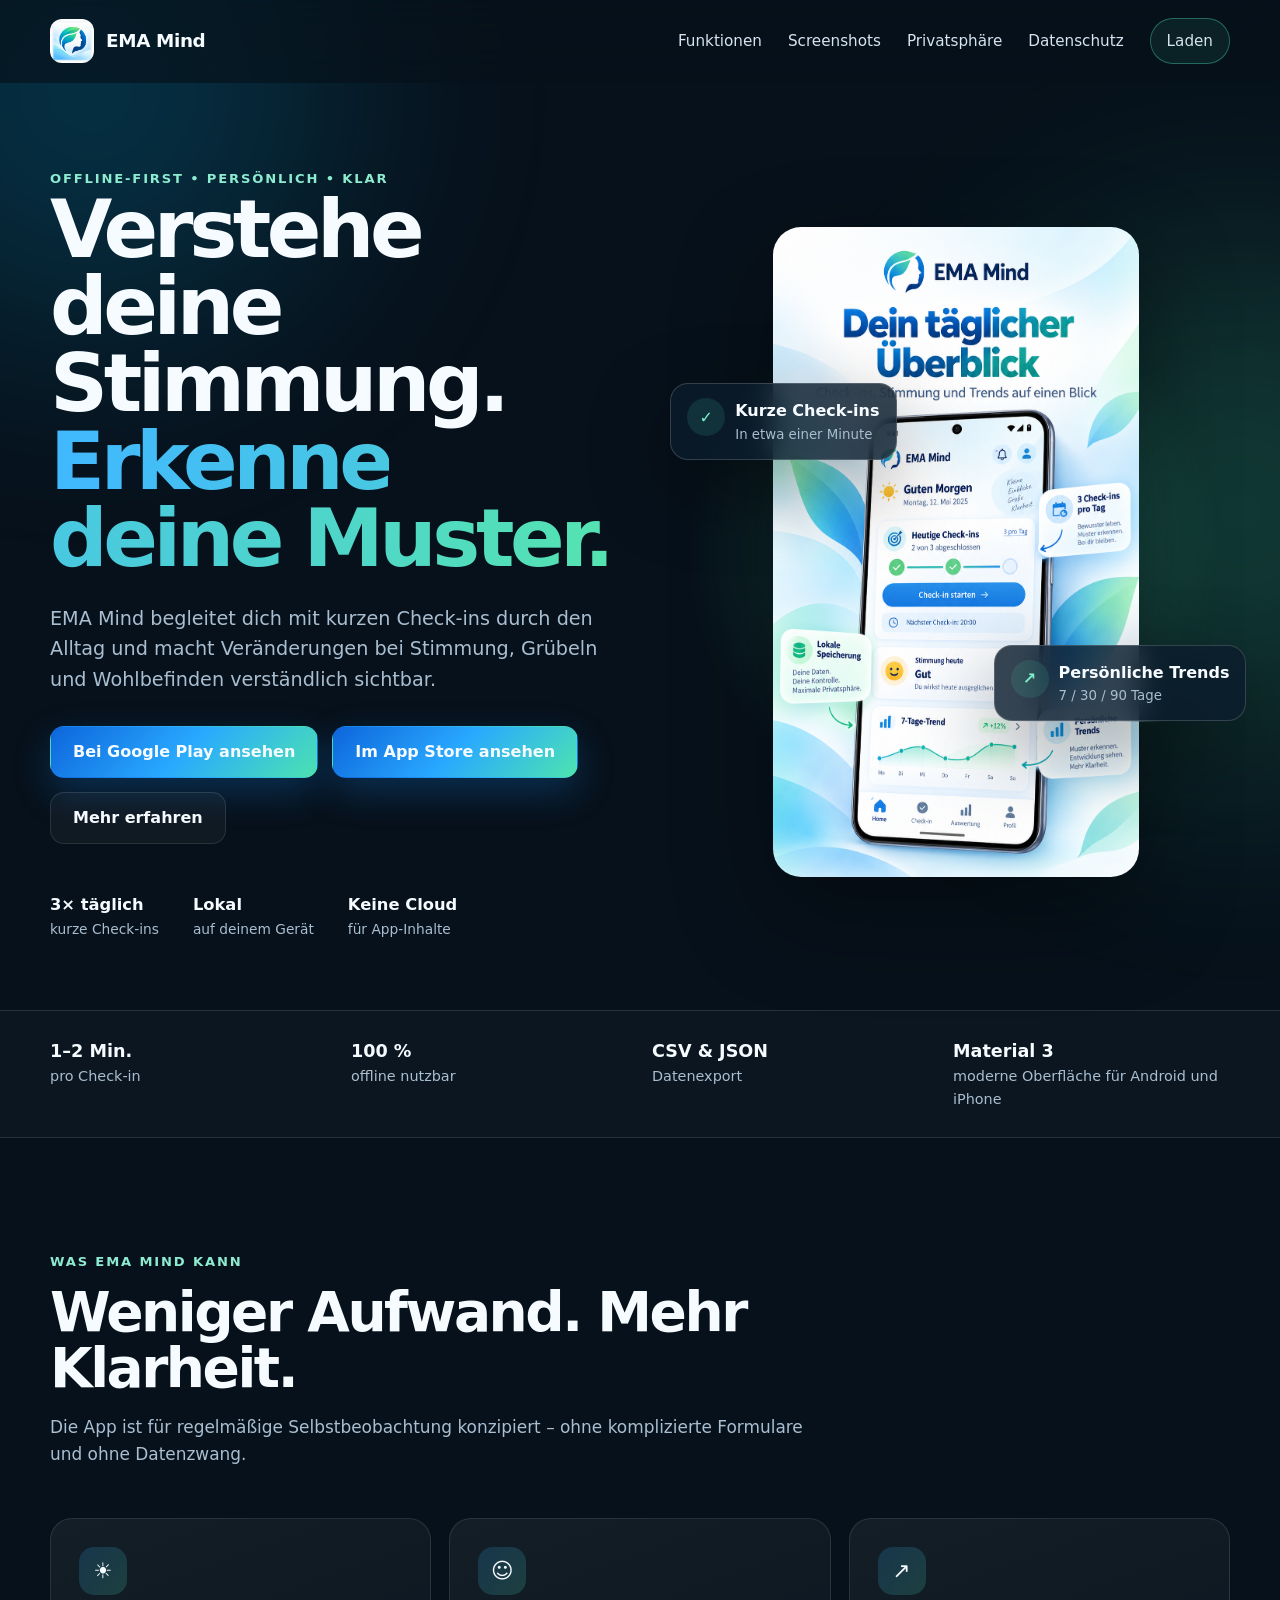
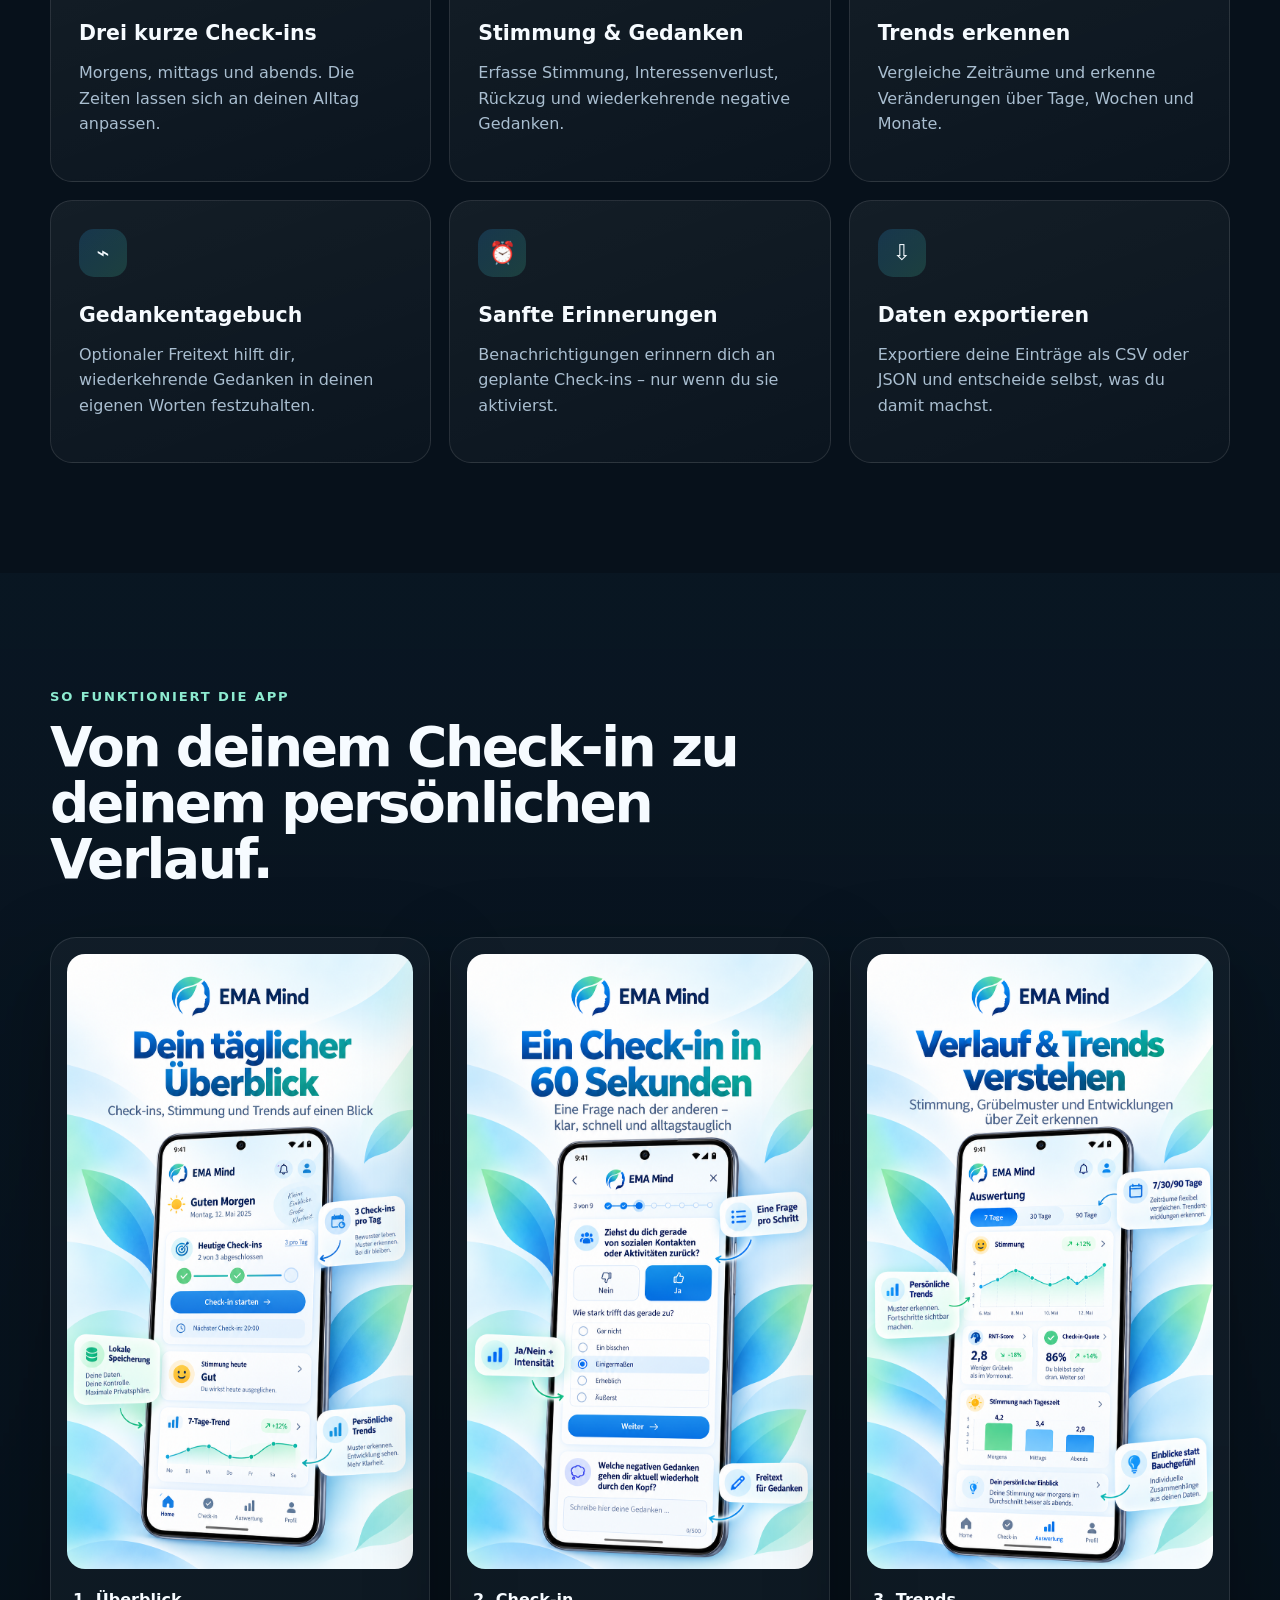
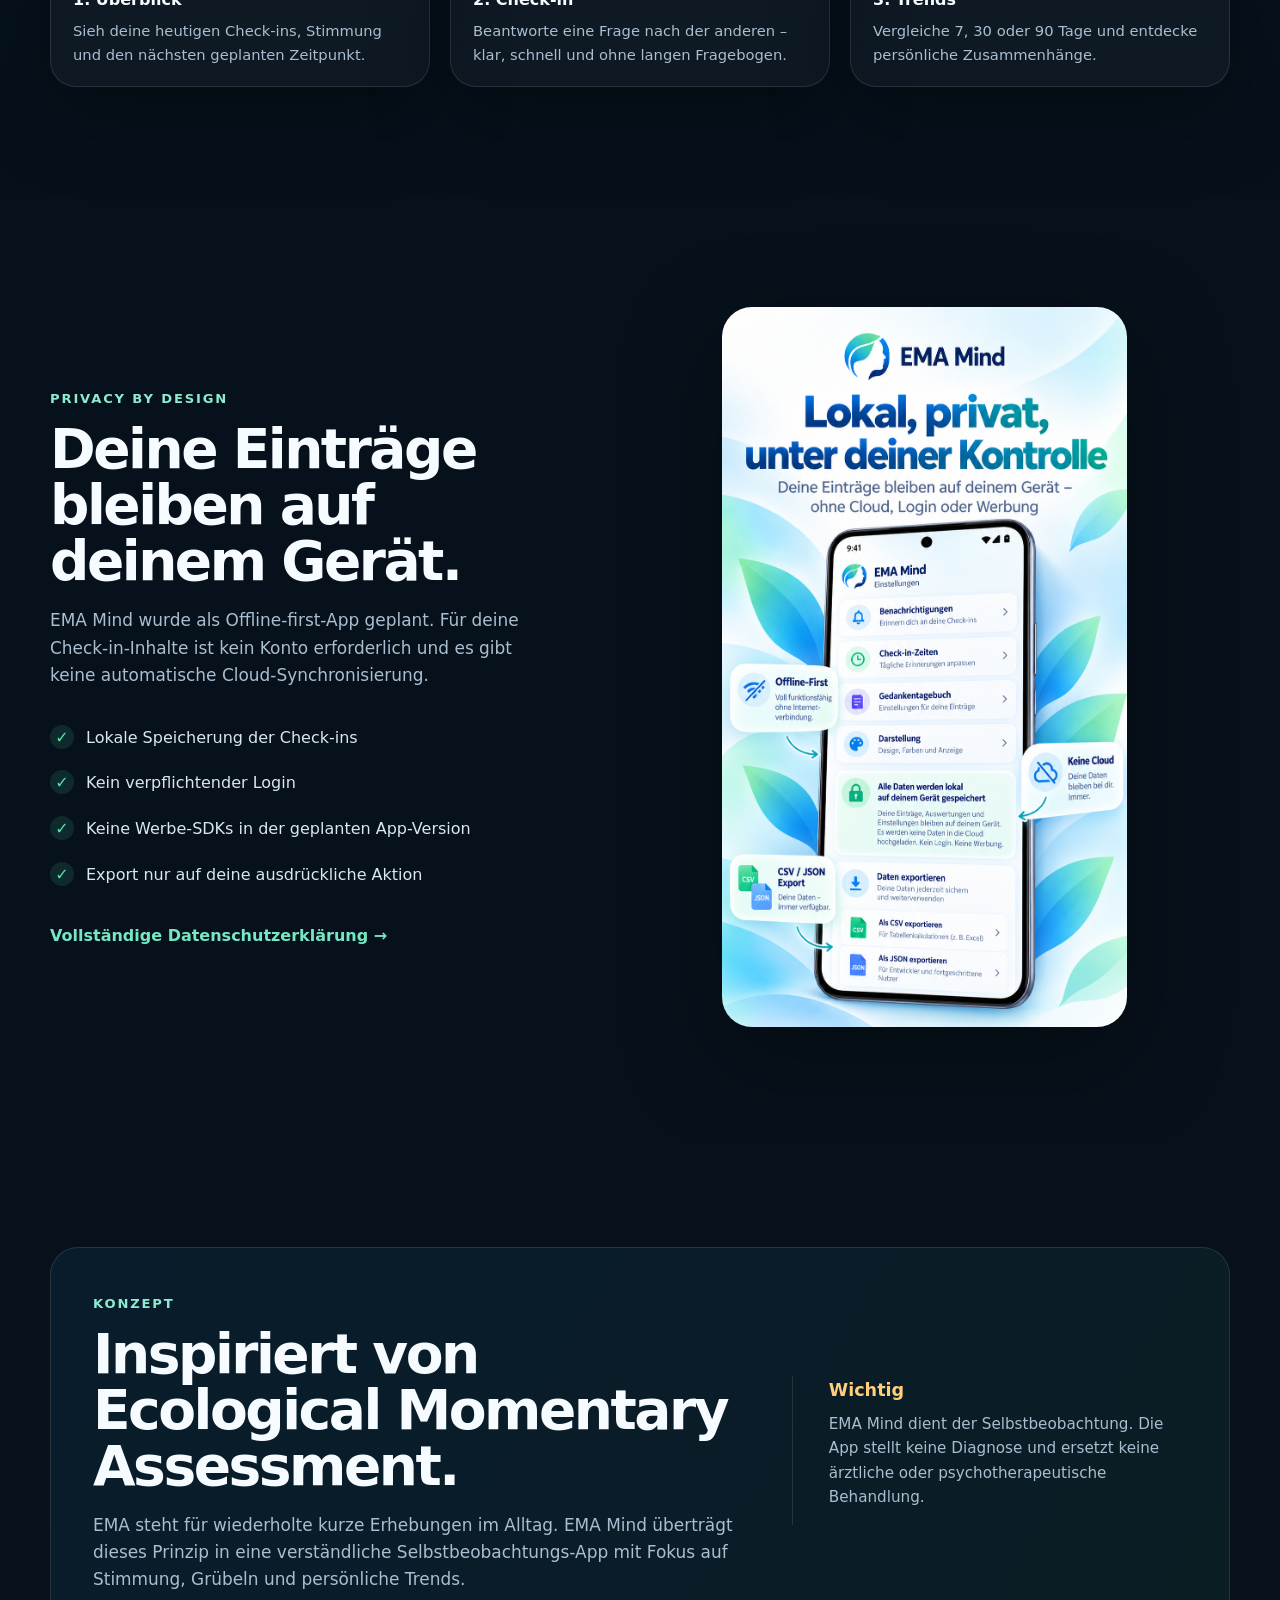
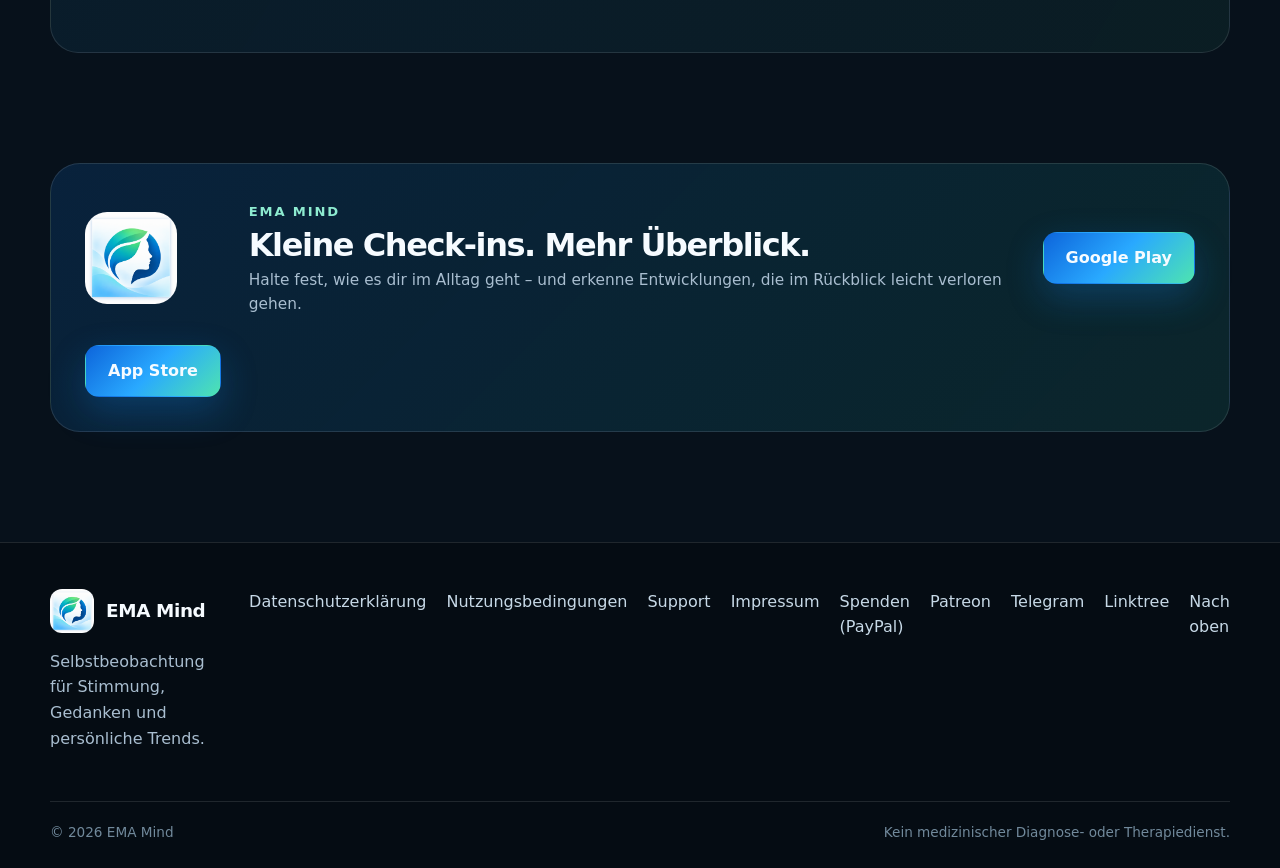
<file: index.html>
<!doctype html>
<html lang="de">
<head>
  <meta charset="utf-8" />
  <meta name="viewport" content="width=device-width, initial-scale=1" />
  <meta name="theme-color" content="#08131f" />
  <meta name="description" content="EMA Mind – kurze tägliche Check-ins für Stimmung, Gedanken und persönliche Trends. Offline-first und datensparsam." />
  <title>EMA Mind – Stimmung verstehen. Muster erkennen.</title>
  <link rel="icon" type="image/png" href="assets/app-icon.png" />
  <link rel="stylesheet" href="styles.css" />
</head>
<body>
  <div class="page-glow page-glow-a"></div>
  <div class="page-glow page-glow-b"></div>

  <header class="site-header" id="top">
    <div class="container nav-wrap">
      <a class="brand" href="#top" aria-label="EMA Mind Startseite">
        <img src="assets/app-icon.png" alt="EMA Mind App Icon" />
        <span>EMA Mind</span>
      </a>
      <button class="nav-toggle" type="button" aria-label="Navigation öffnen" aria-expanded="false">☰</button>
      <nav class="nav-links" aria-label="Hauptnavigation">
        <a href="#features">Funktionen</a>
        <a href="#screenshots">Screenshots</a>
        <a href="#privacy">Privatsphäre</a>
        <a href="datenschutz.html">Datenschutz</a>
        <a class="nav-cta" href="#download">Laden</a>
      </nav>
    </div>
  </header>

  <main>
    <section class="hero">
      <div class="container hero-grid">
        <div class="hero-copy reveal">
          <div class="eyebrow">Offline-first • Persönlich • Klar</div>
          <h1>Verstehe deine Stimmung.<br /><span>Erkenne deine Muster.</span></h1>
          <p class="hero-lead">EMA Mind begleitet dich mit kurzen Check-ins durch den Alltag und macht Veränderungen bei Stimmung, Grübeln und Wohlbefinden verständlich sichtbar.</p>
          <div class="hero-actions" id="download">
            <a class="btn btn-primary" href="https://play.google.com/store/apps/details?id=dev.flondy.emamind" data-play-link>Bei Google Play ansehen</a>
            <a class="btn btn-primary" href="https://apps.apple.com/de/app/ema-mind-stimmung-gedanken/id6824652243">Im App Store ansehen</a>
            <a class="btn btn-secondary" href="#features">Mehr erfahren</a>
          </div>
          <div class="trust-row" aria-label="Produktmerkmale">
            <div><strong>3× täglich</strong><span>kurze Check-ins</span></div>
            <div><strong>Lokal</strong><span>auf deinem Gerät</span></div>
            <div><strong>Keine Cloud</strong><span>für App-Inhalte</span></div>
          </div>
        </div>

        <div class="hero-visual reveal delay-1" aria-label="EMA Mind App Vorschau">
          <div class="icon-orbit"></div>
          <img class="hero-phone" src="assets/screenshot-home.png" alt="EMA Mind Startseite mit täglichen Check-ins und Stimmungstrend" />
          <div class="floating-card floating-card-a"><span>✓</span><b>Kurze Check-ins</b><small>In etwa einer Minute</small></div>
          <div class="floating-card floating-card-b"><span>↗</span><b>Persönliche Trends</b><small>7 / 30 / 90 Tage</small></div>
        </div>
      </div>
    </section>

    <section class="stats-strip">
      <div class="container stats-grid">
        <div><strong>1–2 Min.</strong><span>pro Check-in</span></div>
        <div><strong>100 %</strong><span>offline nutzbar</span></div>
        <div><strong>CSV & JSON</strong><span>Datenexport</span></div>
        <div><strong>Material 3</strong><span>moderne Oberfläche für Android und iPhone</span></div>
      </div>
    </section>

    <section class="section" id="features">
      <div class="container">
        <div class="section-heading reveal">
          <span class="kicker">Was EMA Mind kann</span>
          <h2>Weniger Aufwand. Mehr Klarheit.</h2>
          <p>Die App ist für regelmäßige Selbstbeobachtung konzipiert – ohne komplizierte Formulare und ohne Datenzwang.</p>
        </div>
        <div class="feature-grid">
          <article class="feature-card reveal">
            <div class="feature-icon">☀</div>
            <h3>Drei kurze Check-ins</h3>
            <p>Morgens, mittags und abends. Die Zeiten lassen sich an deinen Alltag anpassen.</p>
          </article>
          <article class="feature-card reveal delay-1">
            <div class="feature-icon">☺</div>
            <h3>Stimmung & Gedanken</h3>
            <p>Erfasse Stimmung, Interessenverlust, Rückzug und wiederkehrende negative Gedanken.</p>
          </article>
          <article class="feature-card reveal delay-2">
            <div class="feature-icon">↗</div>
            <h3>Trends erkennen</h3>
            <p>Vergleiche Zeiträume und erkenne Veränderungen über Tage, Wochen und Monate.</p>
          </article>
          <article class="feature-card reveal">
            <div class="feature-icon">⌁</div>
            <h3>Gedankentagebuch</h3>
            <p>Optionaler Freitext hilft dir, wiederkehrende Gedanken in deinen eigenen Worten festzuhalten.</p>
          </article>
          <article class="feature-card reveal delay-1">
            <div class="feature-icon">⏰</div>
            <h3>Sanfte Erinnerungen</h3>
            <p>Benachrichtigungen erinnern dich an geplante Check-ins – nur wenn du sie aktivierst.</p>
          </article>
          <article class="feature-card reveal delay-2">
            <div class="feature-icon">⇩</div>
            <h3>Daten exportieren</h3>
            <p>Exportiere deine Einträge als CSV oder JSON und entscheide selbst, was du damit machst.</p>
          </article>
        </div>
      </div>
    </section>

    <section class="section section-dark" id="screenshots">
      <div class="container">
        <div class="section-heading reveal">
          <span class="kicker">So funktioniert die App</span>
          <h2>Von deinem Check-in zu deinem persönlichen Verlauf.</h2>
        </div>
        <div class="screens-grid">
          <figure class="screen-card reveal">
            <img src="assets/screenshot-home.png" alt="EMA Mind Startseite" />
            <figcaption><b>1. Überblick</b><span>Sieh deine heutigen Check-ins, Stimmung und den nächsten geplanten Zeitpunkt.</span></figcaption>
          </figure>
          <figure class="screen-card reveal delay-1">
            <img src="assets/screenshot-checkin.png" alt="EMA Mind Check-in" />
            <figcaption><b>2. Check-in</b><span>Beantworte eine Frage nach der anderen – klar, schnell und ohne langen Fragebogen.</span></figcaption>
          </figure>
          <figure class="screen-card reveal delay-2">
            <img src="assets/screenshot-stats.png" alt="EMA Mind Statistiken" />
            <figcaption><b>3. Trends</b><span>Vergleiche 7, 30 oder 90 Tage und entdecke persönliche Zusammenhänge.</span></figcaption>
          </figure>
        </div>
      </div>
    </section>

    <section class="section privacy-section" id="privacy">
      <div class="container privacy-grid">
        <div class="privacy-copy reveal">
          <span class="kicker">Privacy by design</span>
          <h2>Deine Einträge bleiben auf deinem Gerät.</h2>
          <p>EMA Mind wurde als Offline-first-App geplant. Für deine Check-in-Inhalte ist kein Konto erforderlich und es gibt keine automatische Cloud-Synchronisierung.</p>
          <ul class="check-list">
            <li>Lokale Speicherung der Check-ins</li>
            <li>Kein verpflichtender Login</li>
            <li>Keine Werbe-SDKs in der geplanten App-Version</li>
            <li>Export nur auf deine ausdrückliche Aktion</li>
          </ul>
          <a class="text-link" href="datenschutz.html">Vollständige Datenschutzerklärung →</a>
        </div>
        <div class="privacy-visual reveal delay-1">
          <img src="assets/screenshot-privacy.png" alt="EMA Mind Einstellungen und lokale Datenspeicherung" />
        </div>
      </div>
    </section>

    <section class="section science-section">
      <div class="container science-card reveal">
        <div>
          <span class="kicker">Konzept</span>
          <h2>Inspiriert von Ecological Momentary Assessment.</h2>
          <p>EMA steht für wiederholte kurze Erhebungen im Alltag. EMA Mind überträgt dieses Prinzip in eine verständliche Selbstbeobachtungs-App mit Fokus auf Stimmung, Grübeln und persönliche Trends.</p>
        </div>
        <div class="science-note">
          <strong>Wichtig</strong>
          <p>EMA Mind dient der Selbstbeobachtung. Die App stellt keine Diagnose und ersetzt keine ärztliche oder psychotherapeutische Behandlung.</p>
        </div>
      </div>
    </section>

    <section class="cta-section">
      <div class="container cta-card reveal">
        <img src="assets/app-icon.png" alt="EMA Mind Icon" />
        <div>
          <span class="kicker">EMA Mind</span>
          <h2>Kleine Check-ins. Mehr Überblick.</h2>
          <p>Halte fest, wie es dir im Alltag geht – und erkenne Entwicklungen, die im Rückblick leicht verloren gehen.</p>
        </div>
        <a class="btn btn-primary" href="https://play.google.com/store/apps/details?id=dev.flondy.emamind" data-play-link>Google Play</a>
        <a class="btn btn-primary" href="https://apps.apple.com/de/app/ema-mind-stimmung-gedanken/id6824652243">App Store</a>
      </div>
    </section>
  </main>

  <footer class="site-footer">
    <div class="container footer-grid">
      <div class="footer-brand">
        <div class="brand"><img src="assets/app-icon.png" alt="" /><span>EMA Mind</span></div>
        <p>Selbstbeobachtung für Stimmung, Gedanken und persönliche Trends.</p>
      </div>
      <div class="footer-links">
        <a href="datenschutz.html">Datenschutzerklärung</a>
        <a href="nutzungsbedingungen.html">Nutzungsbedingungen</a>
        <a href="support.html">Support</a>
        <a href="https://flondy.github.io/app-store/impressum.html">Impressum</a><a href="https://www.paypal.com/paypalme/MSingle72" target="_blank" rel="noopener">Spenden (PayPal)</a><a href="https://www.patreon.com/cw/Flondy" target="_blank" rel="noopener">Patreon</a><a href="https://t.me/Flondy" target="_blank" rel="noopener">Telegram</a><a href="https://linktr.ee/flondy" target="_blank" rel="noopener">Linktree</a>
        <a href="#top">Nach oben</a>
      </div>
    </div>
    <div class="container footer-bottom">
      <span>© <span id="year"></span> EMA Mind</span>
      <span>Kein medizinischer Diagnose- oder Therapiedienst.</span>
    </div>
  </footer>

  <script src="script.js"></script>
</body>
</html>
</file>
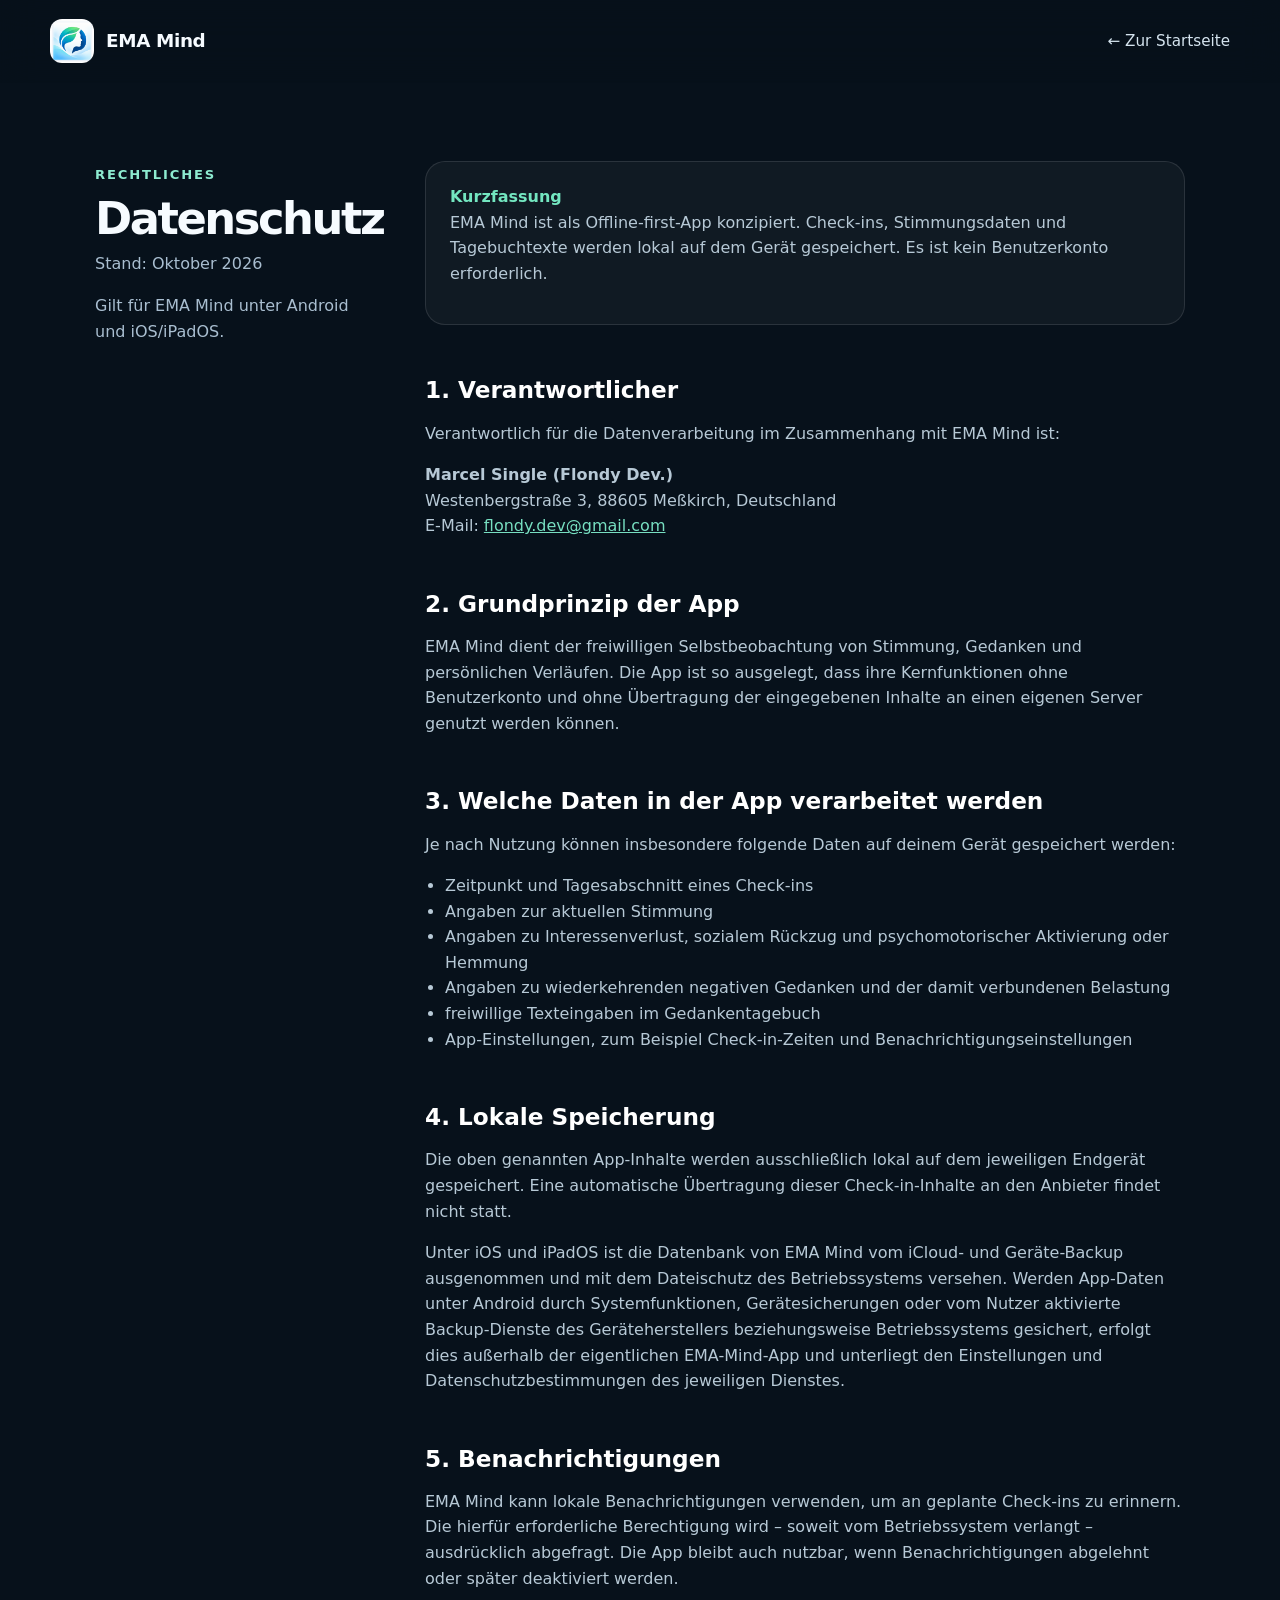
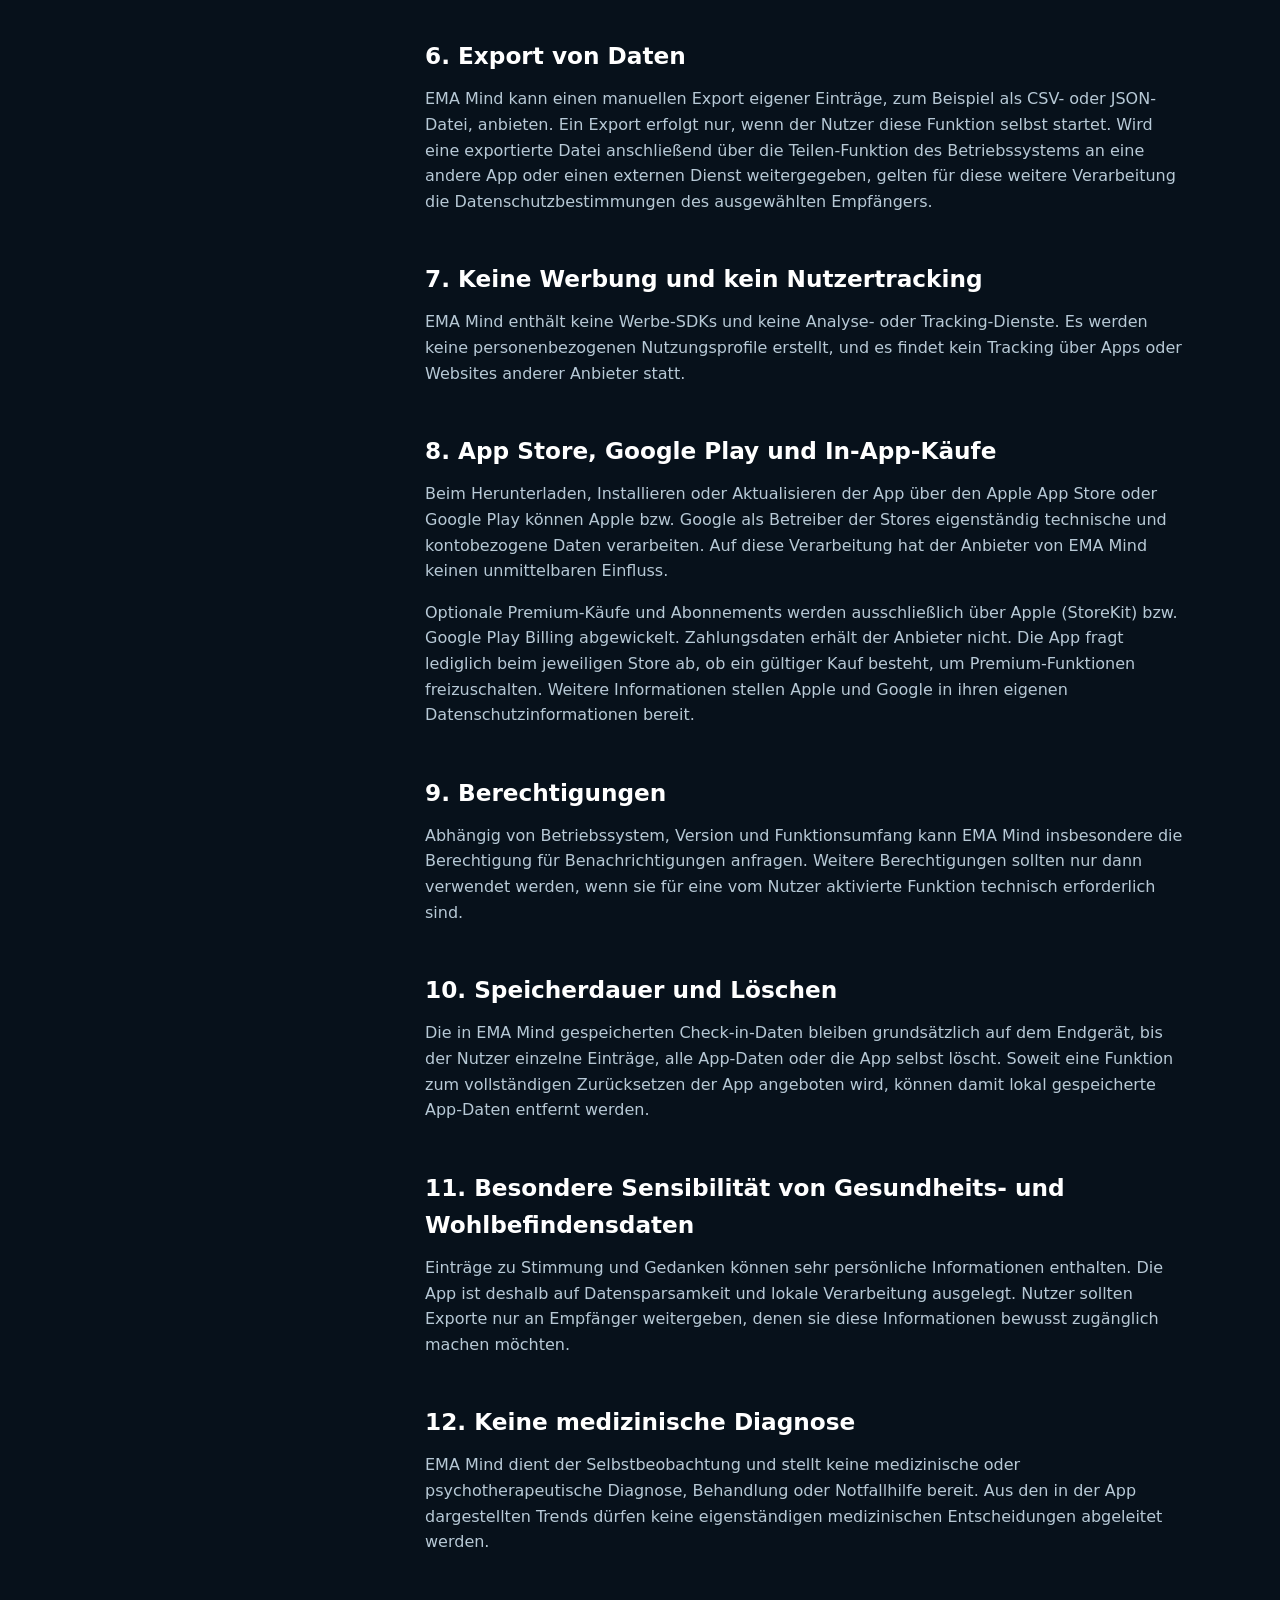
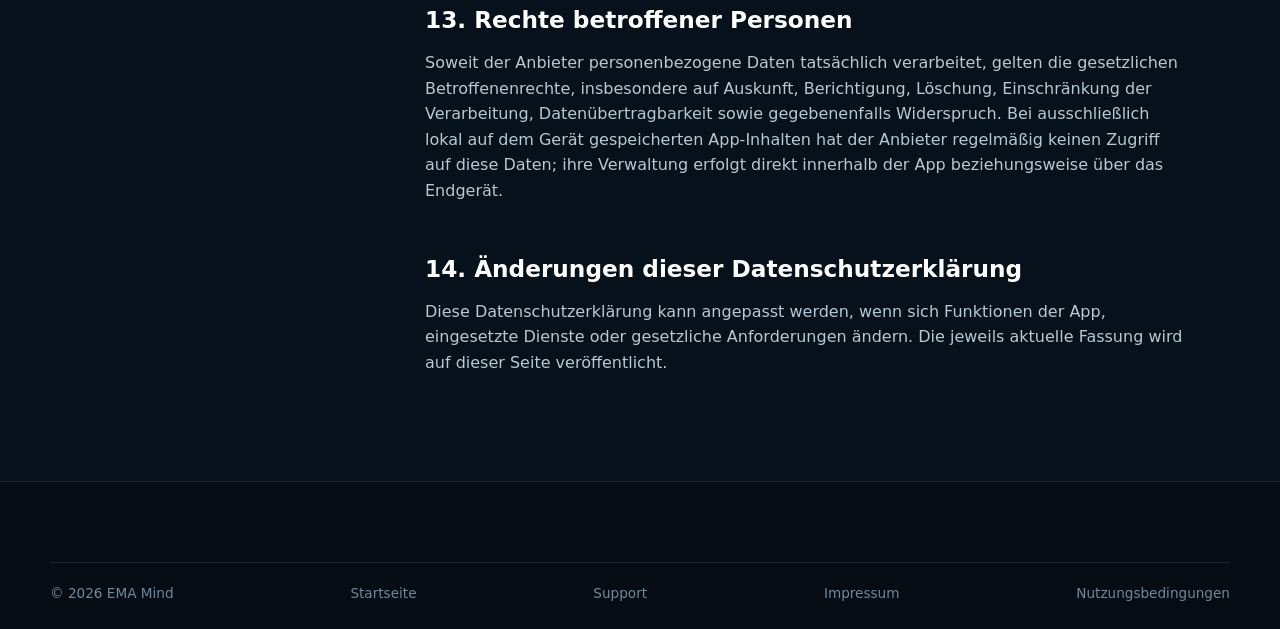
<file: datenschutz.html>
<!doctype html>
<html lang="de">
<head>
  <meta charset="utf-8" />
  <meta name="viewport" content="width=device-width, initial-scale=1" />
  <meta name="theme-color" content="#08131f" />
  <meta name="robots" content="index,follow" />
  <title>Datenschutzerklärung – EMA Mind</title>
  <link rel="icon" type="image/png" href="assets/app-icon.png" />
  <link rel="stylesheet" href="styles.css" />
</head>
<body class="legal-page">
  <header class="site-header">
    <div class="container nav-wrap">
      <a class="brand" href="index.html"><img src="assets/app-icon.png" alt="EMA Mind App Icon" /><span>EMA Mind</span></a>
      <nav class="nav-links legal-nav"><a href="index.html">← Zur Startseite</a></nav>
    </div>
  </header>

  <main class="legal-main">
    <div class="container legal-shell">
      <aside class="legal-aside">
        <span class="kicker">Rechtliches</span>
        <h1>Datenschutz</h1>
        <p>Stand: Oktober 2026</p>
        <p>Gilt für EMA Mind unter Android und iOS/iPadOS.</p>
      </aside>

      <article class="legal-content">
        <div class="legal-intro">
          <strong>Kurzfassung</strong>
          <p>EMA Mind ist als Offline-first-App konzipiert. Check-ins, Stimmungsdaten und Tagebuchtexte werden lokal auf dem Gerät gespeichert. Es ist kein Benutzerkonto erforderlich.</p>
        </div>

        <h2>1. Verantwortlicher</h2>
        <p>Verantwortlich für die Datenverarbeitung im Zusammenhang mit EMA Mind ist:</p>
        <p><strong>Marcel Single (Flondy Dev.)</strong><br />
        Westenbergstraße 3, 88605 Meßkirch, Deutschland<br />
        E-Mail: <a href="mailto:flondy.dev@gmail.com">flondy.dev@gmail.com</a></p>

        <h2>2. Grundprinzip der App</h2>
        <p>EMA Mind dient der freiwilligen Selbstbeobachtung von Stimmung, Gedanken und persönlichen Verläufen. Die App ist so ausgelegt, dass ihre Kernfunktionen ohne Benutzerkonto und ohne Übertragung der eingegebenen Inhalte an einen eigenen Server genutzt werden können.</p>

        <h2>3. Welche Daten in der App verarbeitet werden</h2>
        <p>Je nach Nutzung können insbesondere folgende Daten auf deinem Gerät gespeichert werden:</p>
        <ul>
          <li>Zeitpunkt und Tagesabschnitt eines Check-ins</li>
          <li>Angaben zur aktuellen Stimmung</li>
          <li>Angaben zu Interessenverlust, sozialem Rückzug und psychomotorischer Aktivierung oder Hemmung</li>
          <li>Angaben zu wiederkehrenden negativen Gedanken und der damit verbundenen Belastung</li>
          <li>freiwillige Texteingaben im Gedankentagebuch</li>
          <li>App-Einstellungen, zum Beispiel Check-in-Zeiten und Benachrichtigungseinstellungen</li>
        </ul>

        <h2>4. Lokale Speicherung</h2>
        <p>Die oben genannten App-Inhalte werden ausschließlich lokal auf dem jeweiligen Endgerät gespeichert. Eine automatische Übertragung dieser Check-in-Inhalte an den Anbieter findet nicht statt.</p>
        <p>Unter iOS und iPadOS ist die Datenbank von EMA Mind vom iCloud- und Geräte-Backup ausgenommen und mit dem Dateischutz des Betriebssystems versehen. Werden App-Daten unter Android durch Systemfunktionen, Gerätesicherungen oder vom Nutzer aktivierte Backup-Dienste des Geräteherstellers beziehungsweise Betriebssystems gesichert, erfolgt dies außerhalb der eigentlichen EMA-Mind-App und unterliegt den Einstellungen und Datenschutzbestimmungen des jeweiligen Dienstes.</p>

        <h2>5. Benachrichtigungen</h2>
        <p>EMA Mind kann lokale Benachrichtigungen verwenden, um an geplante Check-ins zu erinnern. Die hierfür erforderliche Berechtigung wird – soweit vom Betriebssystem verlangt – ausdrücklich abgefragt. Die App bleibt auch nutzbar, wenn Benachrichtigungen abgelehnt oder später deaktiviert werden.</p>

        <h2>6. Export von Daten</h2>
        <p>EMA Mind kann einen manuellen Export eigener Einträge, zum Beispiel als CSV- oder JSON-Datei, anbieten. Ein Export erfolgt nur, wenn der Nutzer diese Funktion selbst startet. Wird eine exportierte Datei anschließend über die Teilen-Funktion des Betriebssystems an eine andere App oder einen externen Dienst weitergegeben, gelten für diese weitere Verarbeitung die Datenschutzbestimmungen des ausgewählten Empfängers.</p>

        <h2>7. Keine Werbung und kein Nutzertracking</h2>
        <p>EMA Mind enthält keine Werbe-SDKs und keine Analyse- oder Tracking-Dienste. Es werden keine personenbezogenen Nutzungsprofile erstellt, und es findet kein Tracking über Apps oder Websites anderer Anbieter statt.</p>

        <h2>8. App Store, Google Play und In-App-Käufe</h2>
        <p>Beim Herunterladen, Installieren oder Aktualisieren der App über den Apple App Store oder Google Play können Apple bzw. Google als Betreiber der Stores eigenständig technische und kontobezogene Daten verarbeiten. Auf diese Verarbeitung hat der Anbieter von EMA Mind keinen unmittelbaren Einfluss.</p>
        <p>Optionale Premium-Käufe und Abonnements werden ausschließlich über Apple (StoreKit) bzw. Google Play Billing abgewickelt. Zahlungsdaten erhält der Anbieter nicht. Die App fragt lediglich beim jeweiligen Store ab, ob ein gültiger Kauf besteht, um Premium-Funktionen freizuschalten. Weitere Informationen stellen Apple und Google in ihren eigenen Datenschutzinformationen bereit.</p>

        <h2>9. Berechtigungen</h2>
        <p>Abhängig von Betriebssystem, Version und Funktionsumfang kann EMA Mind insbesondere die Berechtigung für Benachrichtigungen anfragen. Weitere Berechtigungen sollten nur dann verwendet werden, wenn sie für eine vom Nutzer aktivierte Funktion technisch erforderlich sind.</p>

        <h2>10. Speicherdauer und Löschen</h2>
        <p>Die in EMA Mind gespeicherten Check-in-Daten bleiben grundsätzlich auf dem Endgerät, bis der Nutzer einzelne Einträge, alle App-Daten oder die App selbst löscht. Soweit eine Funktion zum vollständigen Zurücksetzen der App angeboten wird, können damit lokal gespeicherte App-Daten entfernt werden.</p>

        <h2>11. Besondere Sensibilität von Gesundheits- und Wohlbefindensdaten</h2>
        <p>Einträge zu Stimmung und Gedanken können sehr persönliche Informationen enthalten. Die App ist deshalb auf Datensparsamkeit und lokale Verarbeitung ausgelegt. Nutzer sollten Exporte nur an Empfänger weitergeben, denen sie diese Informationen bewusst zugänglich machen möchten.</p>

        <h2>12. Keine medizinische Diagnose</h2>
        <p>EMA Mind dient der Selbstbeobachtung und stellt keine medizinische oder psychotherapeutische Diagnose, Behandlung oder Notfallhilfe bereit. Aus den in der App dargestellten Trends dürfen keine eigenständigen medizinischen Entscheidungen abgeleitet werden.</p>

        <h2>13. Rechte betroffener Personen</h2>
        <p>Soweit der Anbieter personenbezogene Daten tatsächlich verarbeitet, gelten die gesetzlichen Betroffenenrechte, insbesondere auf Auskunft, Berichtigung, Löschung, Einschränkung der Verarbeitung, Datenübertragbarkeit sowie gegebenenfalls Widerspruch. Bei ausschließlich lokal auf dem Gerät gespeicherten App-Inhalten hat der Anbieter regelmäßig keinen Zugriff auf diese Daten; ihre Verwaltung erfolgt direkt innerhalb der App beziehungsweise über das Endgerät.</p>

        <h2>14. Änderungen dieser Datenschutzerklärung</h2>
        <p>Diese Datenschutzerklärung kann angepasst werden, wenn sich Funktionen der App, eingesetzte Dienste oder gesetzliche Anforderungen ändern. Die jeweils aktuelle Fassung wird auf dieser Seite veröffentlicht.</p>

      </article>
    </div>
  </main>

  <footer class="site-footer">
    <div class="container footer-bottom"><span>© <span id="year"></span> EMA Mind</span><a href="index.html">Startseite</a><a href="support.html">Support</a><a href="https://flondy.github.io/app-store/impressum.html">Impressum</a><a href="nutzungsbedingungen.html">Nutzungsbedingungen</a></div>
  </footer>
  <script src="script.js"></script>
</body>
</html>
</file>
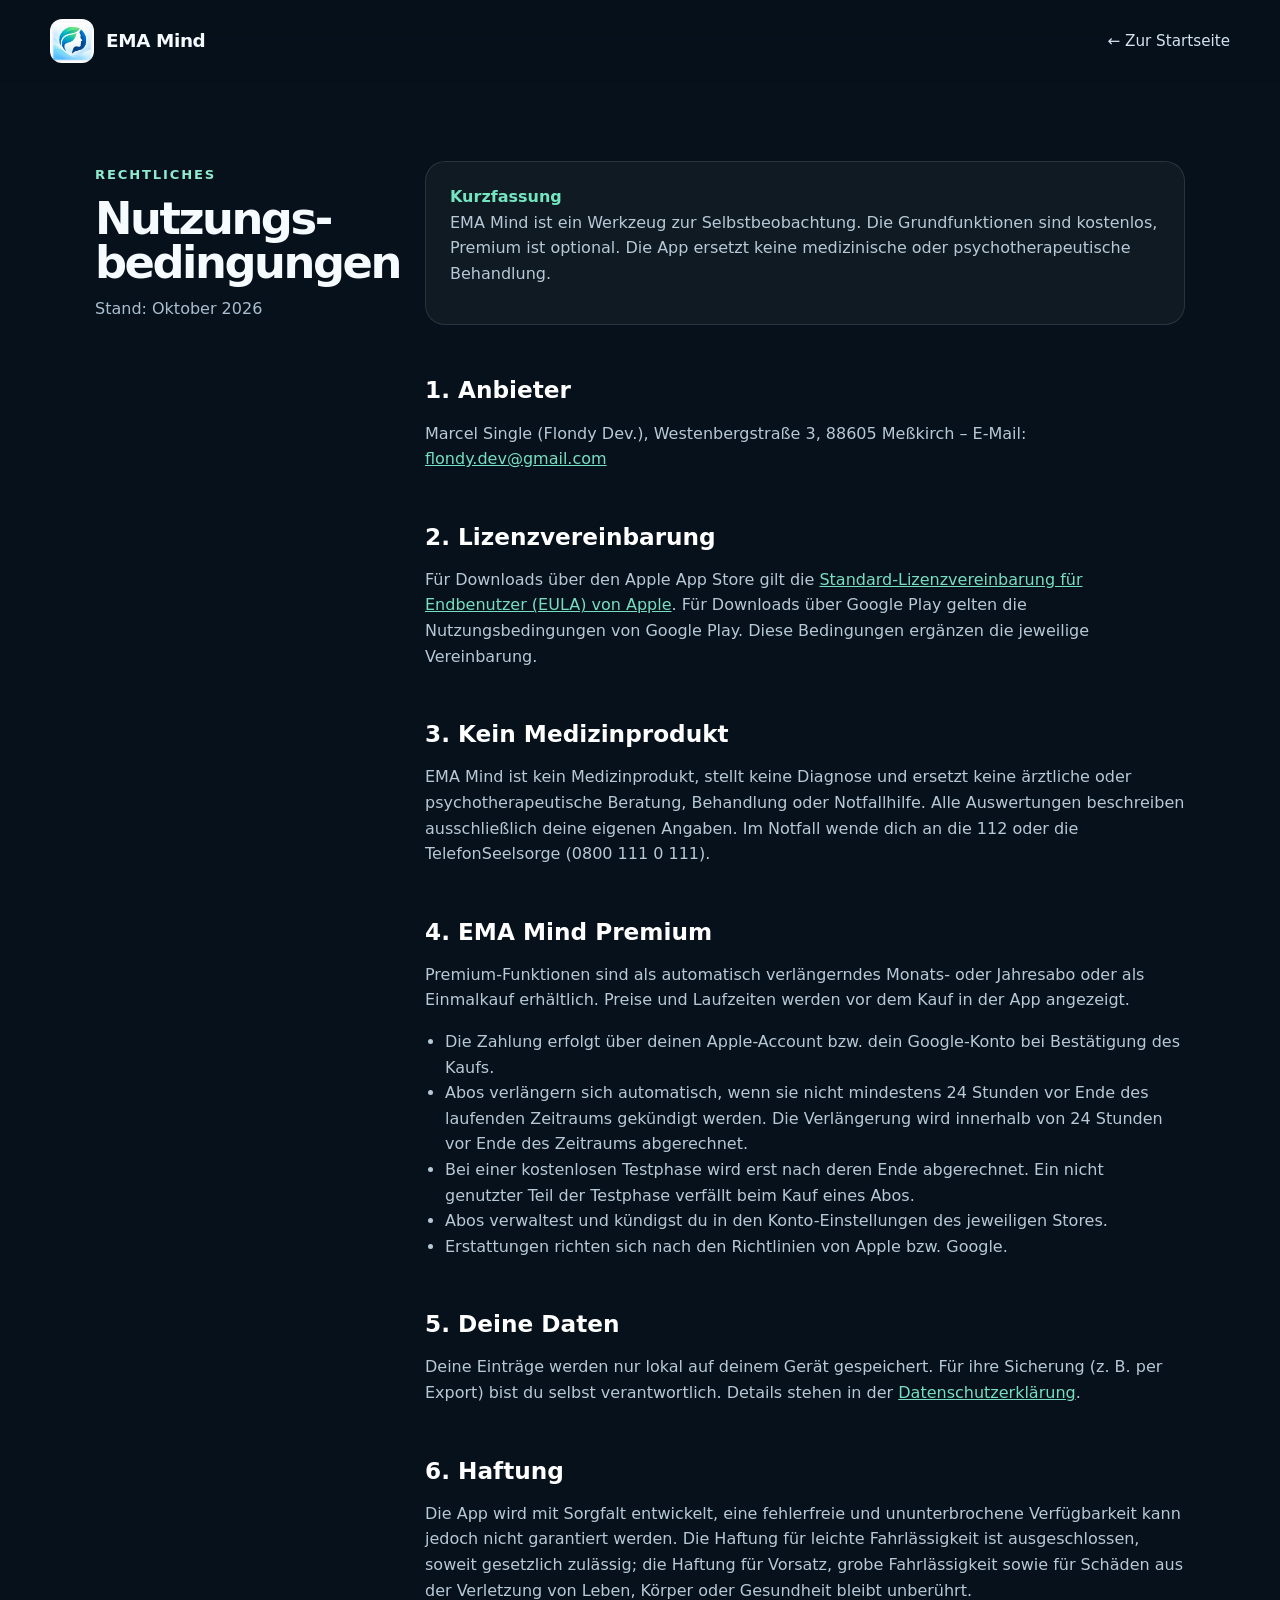
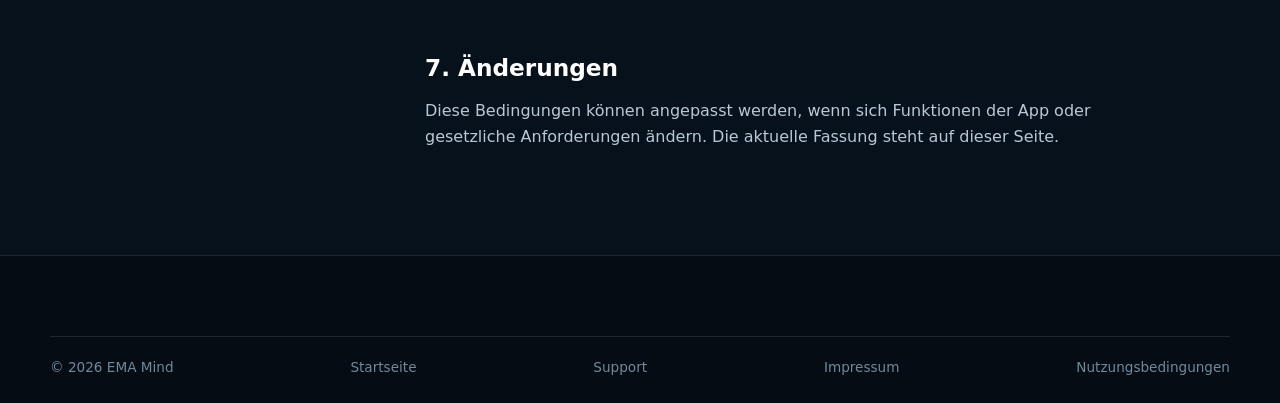
<file: nutzungsbedingungen.html>
<!doctype html>
<html lang="de">
<head>
  <meta charset="utf-8" />
  <meta name="viewport" content="width=device-width, initial-scale=1" />
  <meta name="theme-color" content="#08131f" />
  <meta name="robots" content="index,follow" />
  <title>Nutzungsbedingungen – EMA Mind</title>
  <link rel="icon" type="image/png" href="assets/app-icon.png" />
  <link rel="stylesheet" href="styles.css" />
</head>
<body class="legal-page">
  <header class="site-header">
    <div class="container nav-wrap">
      <a class="brand" href="index.html"><img src="assets/app-icon.png" alt="EMA Mind App Icon" /><span>EMA Mind</span></a>
      <nav class="nav-links legal-nav"><a href="index.html">← Zur Startseite</a></nav>
    </div>
  </header>

  <main class="legal-main">
    <div class="container legal-shell">
      <aside class="legal-aside">
        <span class="kicker">Rechtliches</span>
        <h1>Nutzungs­bedingungen</h1>
        <p>Stand: Oktober 2026</p>
      </aside>

      <article class="legal-content">
        <div class="legal-intro">
          <strong>Kurzfassung</strong>
          <p>EMA Mind ist ein Werkzeug zur Selbstbeobachtung. Die Grundfunktionen sind kostenlos, Premium ist optional. Die App ersetzt keine medizinische oder psychotherapeutische Behandlung.</p>
        </div>

        <h2>1. Anbieter</h2>
        <p>Marcel Single (Flondy Dev.), Westenbergstraße 3, 88605 Meßkirch – E-Mail: <a href="mailto:flondy.dev@gmail.com">flondy.dev@gmail.com</a></p>

        <h2>2. Lizenzvereinbarung</h2>
        <p>Für Downloads über den Apple App Store gilt die <a href="https://www.apple.com/legal/internet-services/itunes/dev/stdeula/">Standard-Lizenzvereinbarung für Endbenutzer (EULA) von Apple</a>. Für Downloads über Google Play gelten die Nutzungsbedingungen von Google Play. Diese Bedingungen ergänzen die jeweilige Vereinbarung.</p>

        <h2>3. Kein Medizinprodukt</h2>
        <p>EMA Mind ist kein Medizinprodukt, stellt keine Diagnose und ersetzt keine ärztliche oder psychotherapeutische Beratung, Behandlung oder Notfallhilfe. Alle Auswertungen beschreiben ausschließlich deine eigenen Angaben. Im Notfall wende dich an die 112 oder die TelefonSeelsorge (0800 111 0 111).</p>

        <h2>4. EMA Mind Premium</h2>
        <p>Premium-Funktionen sind als automatisch verlängerndes Monats- oder Jahresabo oder als Einmalkauf erhältlich. Preise und Laufzeiten werden vor dem Kauf in der App angezeigt.</p>
        <ul>
          <li>Die Zahlung erfolgt über deinen Apple-Account bzw. dein Google-Konto bei Bestätigung des Kaufs.</li>
          <li>Abos verlängern sich automatisch, wenn sie nicht mindestens 24 Stunden vor Ende des laufenden Zeitraums gekündigt werden. Die Verlängerung wird innerhalb von 24 Stunden vor Ende des Zeitraums abgerechnet.</li>
          <li>Bei einer kostenlosen Testphase wird erst nach deren Ende abgerechnet. Ein nicht genutzter Teil der Testphase verfällt beim Kauf eines Abos.</li>
          <li>Abos verwaltest und kündigst du in den Konto-Einstellungen des jeweiligen Stores.</li>
          <li>Erstattungen richten sich nach den Richtlinien von Apple bzw. Google.</li>
        </ul>

        <h2>5. Deine Daten</h2>
        <p>Deine Einträge werden nur lokal auf deinem Gerät gespeichert. Für ihre Sicherung (z. B. per Export) bist du selbst verantwortlich. Details stehen in der <a href="datenschutz.html">Datenschutzerklärung</a>.</p>

        <h2>6. Haftung</h2>
        <p>Die App wird mit Sorgfalt entwickelt, eine fehlerfreie und ununterbrochene Verfügbarkeit kann jedoch nicht garantiert werden. Die Haftung für leichte Fahrlässigkeit ist ausgeschlossen, soweit gesetzlich zulässig; die Haftung für Vorsatz, grobe Fahrlässigkeit sowie für Schäden aus der Verletzung von Leben, Körper oder Gesundheit bleibt unberührt.</p>

        <h2>7. Änderungen</h2>
        <p>Diese Bedingungen können angepasst werden, wenn sich Funktionen der App oder gesetzliche Anforderungen ändern. Die aktuelle Fassung steht auf dieser Seite.</p>
      </article>
    </div>
  </main>

  <footer class="site-footer">
    <div class="container footer-bottom"><span>© <span id="year"></span> EMA Mind</span><a href="index.html">Startseite</a><a href="support.html">Support</a><a href="https://flondy.github.io/app-store/impressum.html">Impressum</a><a href="nutzungsbedingungen.html">Nutzungsbedingungen</a></div>
  </footer>
  <script src="script.js"></script>
</body>
</html>
</file>
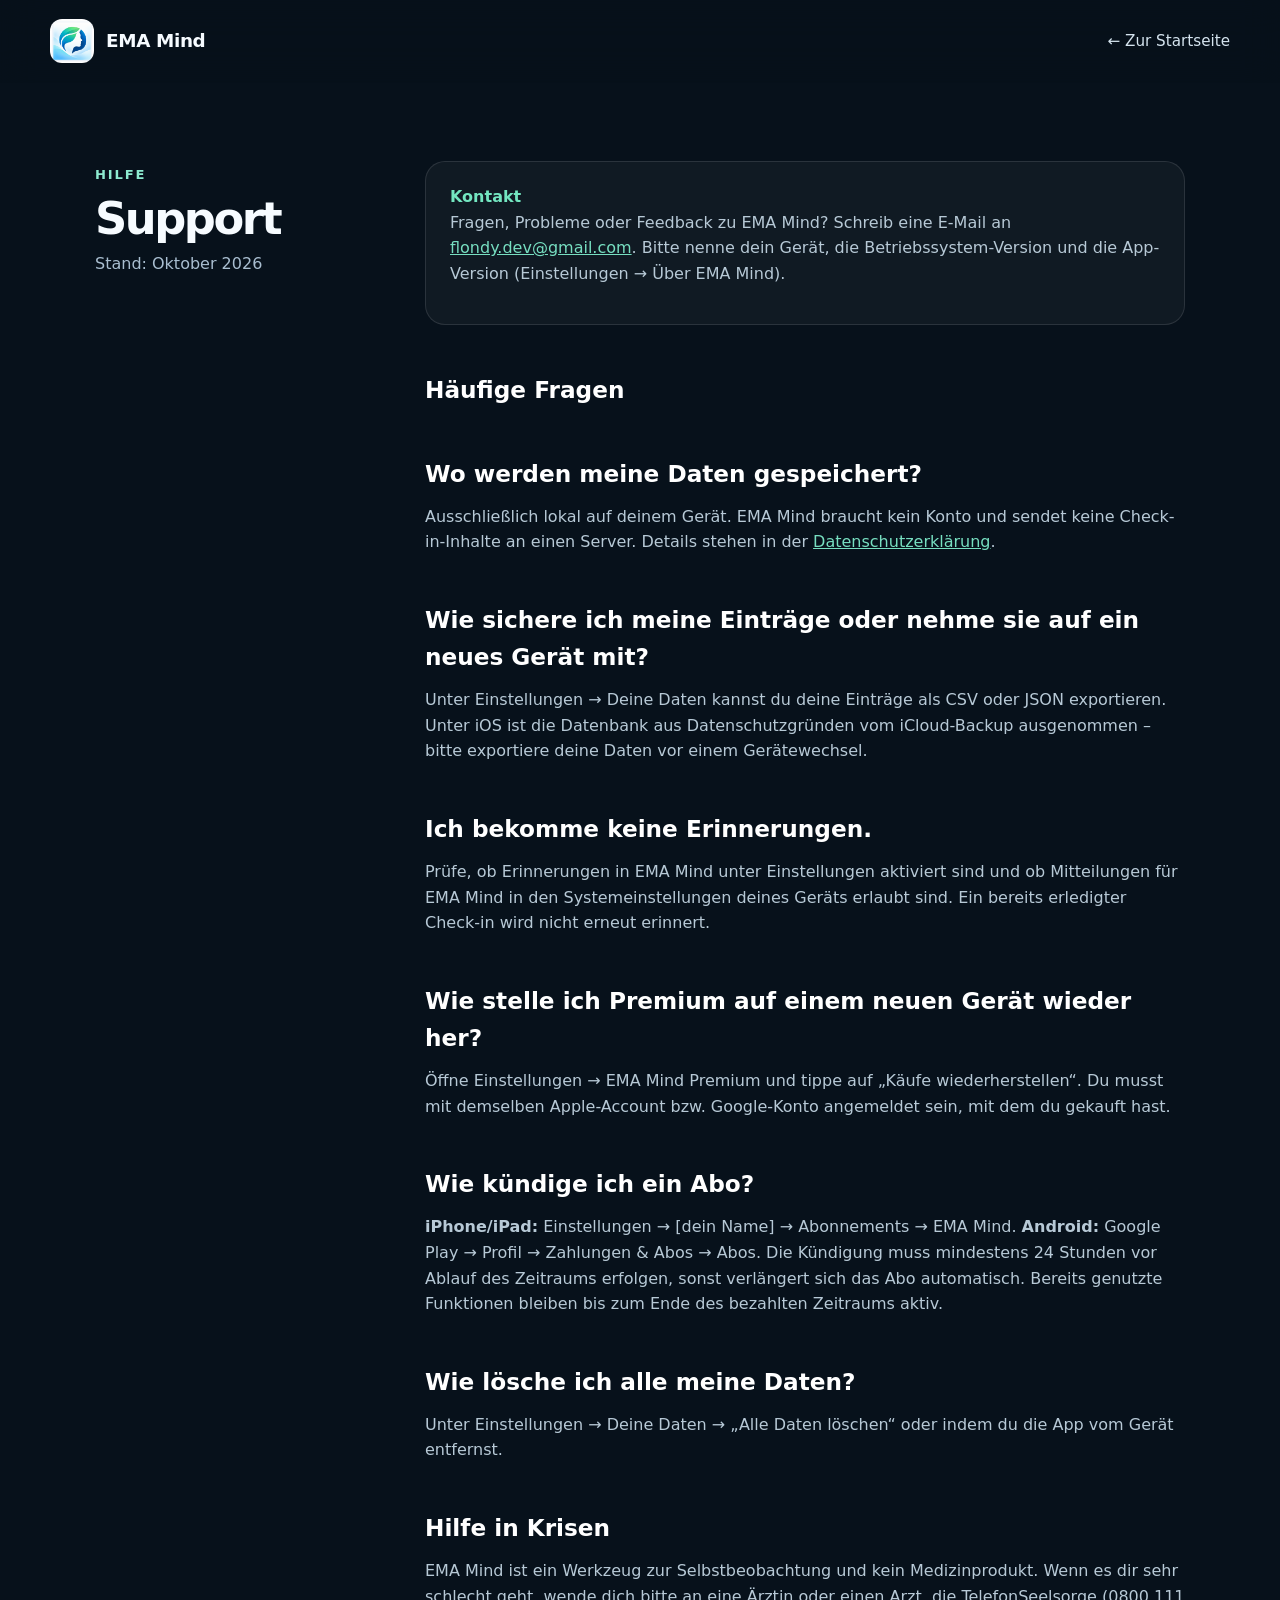
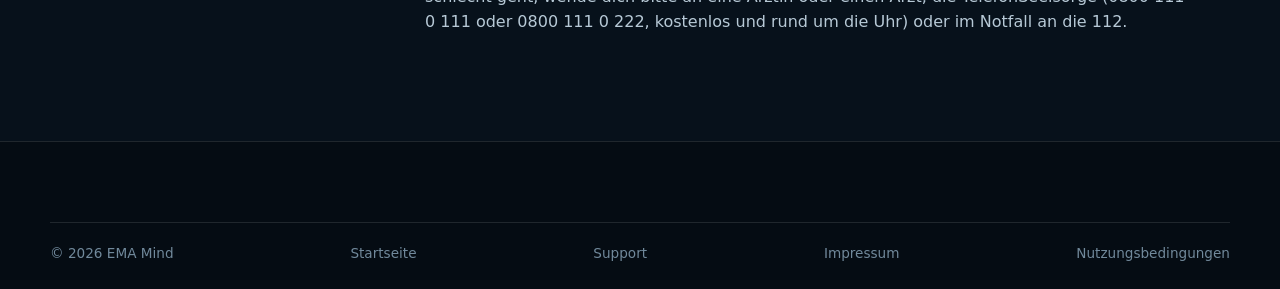
<file: support.html>
<!doctype html>
<html lang="de">
<head>
  <meta charset="utf-8" />
  <meta name="viewport" content="width=device-width, initial-scale=1" />
  <meta name="theme-color" content="#08131f" />
  <meta name="robots" content="index,follow" />
  <title>Support – EMA Mind</title>
  <link rel="icon" type="image/png" href="assets/app-icon.png" />
  <link rel="stylesheet" href="styles.css" />
</head>
<body class="legal-page">
  <header class="site-header">
    <div class="container nav-wrap">
      <a class="brand" href="index.html"><img src="assets/app-icon.png" alt="EMA Mind App Icon" /><span>EMA Mind</span></a>
      <nav class="nav-links legal-nav"><a href="index.html">← Zur Startseite</a></nav>
    </div>
  </header>

  <main class="legal-main">
    <div class="container legal-shell">
      <aside class="legal-aside">
        <span class="kicker">Hilfe</span>
        <h1>Support</h1>
        <p>Stand: Oktober 2026</p>
      </aside>

      <article class="legal-content">
        <div class="legal-intro">
          <strong>Kontakt</strong>
          <p>Fragen, Probleme oder Feedback zu EMA Mind? Schreib eine E-Mail an <a href="mailto:flondy.dev@gmail.com?subject=EMA%20Mind%20Support">flondy.dev@gmail.com</a>. Bitte nenne dein Gerät, die Betriebssystem-Version und die App-Version (Einstellungen → Über EMA Mind).</p>
        </div>

        <h2>Häufige Fragen</h2>

        <h2>Wo werden meine Daten gespeichert?</h2>
        <p>Ausschließlich lokal auf deinem Gerät. EMA Mind braucht kein Konto und sendet keine Check-in-Inhalte an einen Server. Details stehen in der <a href="datenschutz.html">Datenschutzerklärung</a>.</p>

        <h2>Wie sichere ich meine Einträge oder nehme sie auf ein neues Gerät mit?</h2>
        <p>Unter Einstellungen → Deine Daten kannst du deine Einträge als CSV oder JSON exportieren. Unter iOS ist die Datenbank aus Datenschutzgründen vom iCloud-Backup ausgenommen – bitte exportiere deine Daten vor einem Gerätewechsel.</p>

        <h2>Ich bekomme keine Erinnerungen.</h2>
        <p>Prüfe, ob Erinnerungen in EMA Mind unter Einstellungen aktiviert sind und ob Mitteilungen für EMA Mind in den Systemeinstellungen deines Geräts erlaubt sind. Ein bereits erledigter Check-in wird nicht erneut erinnert.</p>

        <h2>Wie stelle ich Premium auf einem neuen Gerät wieder her?</h2>
        <p>Öffne Einstellungen → EMA Mind Premium und tippe auf „Käufe wiederherstellen“. Du musst mit demselben Apple-Account bzw. Google-Konto angemeldet sein, mit dem du gekauft hast.</p>

        <h2>Wie kündige ich ein Abo?</h2>
        <p><strong>iPhone/iPad:</strong> Einstellungen → [dein Name] → Abonnements → EMA Mind. <strong>Android:</strong> Google Play → Profil → Zahlungen &amp; Abos → Abos. Die Kündigung muss mindestens 24 Stunden vor Ablauf des Zeitraums erfolgen, sonst verlängert sich das Abo automatisch. Bereits genutzte Funktionen bleiben bis zum Ende des bezahlten Zeitraums aktiv.</p>

        <h2>Wie lösche ich alle meine Daten?</h2>
        <p>Unter Einstellungen → Deine Daten → „Alle Daten löschen“ oder indem du die App vom Gerät entfernst.</p>

        <h2>Hilfe in Krisen</h2>
        <p>EMA Mind ist ein Werkzeug zur Selbstbeobachtung und kein Medizinprodukt. Wenn es dir sehr schlecht geht, wende dich bitte an eine Ärztin oder einen Arzt, die TelefonSeelsorge (0800 111 0 111 oder 0800 111 0 222, kostenlos und rund um die Uhr) oder im Notfall an die 112.</p>
      </article>
    </div>
  </main>

  <footer class="site-footer">
    <div class="container footer-bottom"><span>© <span id="year"></span> EMA Mind</span><a href="index.html">Startseite</a><a href="support.html">Support</a><a href="https://flondy.github.io/app-store/impressum.html">Impressum</a><a href="nutzungsbedingungen.html">Nutzungsbedingungen</a></div>
  </footer>
  <script src="script.js"></script>
</body>
</html>
</file>
<file: styles.css>
:root {
  --bg: #07111b;
  --bg-soft: #0d1d2c;
  --card: rgba(16, 35, 51, 0.72);
  --card-strong: #10263a;
  --text: #f6fbff;
  --muted: #a9bed0;
  --blue: #29a9ff;
  --blue-deep: #0d65db;
  --mint: #4ee4b0;
  --line: rgba(255,255,255,.11);
  --shadow: 0 28px 80px rgba(0,0,0,.34);
  --radius: 28px;
  --container: 1180px;
}
*{box-sizing:border-box}
html{scroll-behavior:smooth}
body{margin:0;font-family:Inter,ui-sans-serif,system-ui,-apple-system,BlinkMacSystemFont,"Segoe UI",sans-serif;color:var(--text);background:var(--bg);line-height:1.6;overflow-x:hidden}
a{color:inherit;text-decoration:none}
img{max-width:100%;display:block}
.container{width:min(calc(100% - 40px),var(--container));margin-inline:auto}
.page-glow{position:fixed;pointer-events:none;border-radius:50%;filter:blur(120px);opacity:.18;z-index:-1}
.page-glow-a{width:500px;height:500px;background:#00c2ff;top:-160px;left:-160px}
.page-glow-b{width:520px;height:520px;background:#45f0ad;right:-220px;top:28vh}
.site-header{position:sticky;top:0;z-index:50;border-bottom:1px solid transparent;background:rgba(7,17,27,.66);backdrop-filter:blur(18px)}
.site-header.scrolled{border-bottom-color:var(--line)}
.nav-wrap{height:82px;display:flex;align-items:center;justify-content:space-between;gap:24px}
.brand{display:flex;align-items:center;gap:12px;font-weight:800;font-size:1.15rem;letter-spacing:-.02em}
.brand img{width:44px;height:44px;border-radius:12px;object-fit:cover}
.nav-links{display:flex;align-items:center;gap:26px;color:#d5e4ef;font-size:.95rem}
.nav-links a:hover{color:#fff}
.nav-cta{padding:10px 16px;border:1px solid rgba(78,228,176,.38);border-radius:999px;background:rgba(78,228,176,.08)}
.nav-toggle{display:none;background:none;border:0;color:#fff;font-size:1.7rem}
.hero{padding:82px 0 70px;min-height:760px;display:flex;align-items:center}
.hero-grid{display:grid;grid-template-columns:1.02fr .98fr;gap:60px;align-items:center}
.eyebrow,.kicker{display:inline-flex;color:#8debd0;font-size:.82rem;font-weight:800;text-transform:uppercase;letter-spacing:.14em}
h1,h2,h3,p{margin-top:0}
h1{font-size:clamp(3.3rem,6.3vw,6.8rem);line-height:.96;letter-spacing:-.055em;margin-bottom:26px}
h1 span{background:linear-gradient(90deg,#41b8ff,#55e3b1);-webkit-background-clip:text;background-clip:text;color:transparent}
.hero-lead{font-size:1.2rem;color:var(--muted);max-width:680px;margin-bottom:30px}
.hero-actions{display:flex;gap:14px;flex-wrap:wrap;margin-bottom:38px}
.btn{display:inline-flex;align-items:center;justify-content:center;min-height:52px;padding:0 22px;border-radius:14px;font-weight:800;transition:.25s ease;border:1px solid transparent}
.btn:hover{transform:translateY(-2px)}
.btn-primary{background:linear-gradient(135deg,var(--blue-deep),var(--blue),var(--mint));box-shadow:0 14px 36px rgba(19,137,238,.26)}
.btn-secondary{border-color:var(--line);background:rgba(255,255,255,.04)}
.trust-row{display:flex;gap:34px;flex-wrap:wrap;padding-top:10px}
.trust-row div{display:flex;flex-direction:column}
.trust-row strong{font-size:1.02rem}.trust-row span{color:var(--muted);font-size:.86rem}
.hero-visual{position:relative;min-height:620px;display:grid;place-items:center}
.icon-orbit{position:absolute;width:540px;height:540px;border-radius:50%;background:radial-gradient(circle,rgba(41,169,255,.26),rgba(78,228,176,.08) 50%,transparent 71%);filter:blur(10px)}
.hero-phone{position:relative;z-index:2;max-height:650px;width:auto;filter:drop-shadow(0 35px 48px rgba(0,0,0,.38));border-radius:28px}
.floating-card{position:absolute;z-index:3;display:grid;grid-template-columns:auto 1fr;column-gap:10px;padding:14px 16px;border:1px solid rgba(255,255,255,.17);border-radius:18px;background:rgba(12,29,44,.82);backdrop-filter:blur(14px);box-shadow:var(--shadow)}
.floating-card span{grid-row:1/3;display:grid;place-items:center;width:38px;height:38px;border-radius:50%;background:rgba(78,228,176,.12);color:#7df0ca;font-weight:900}
.floating-card small{color:var(--muted)}
.floating-card-a{top:24%;left:-2%}.floating-card-b{right:-3%;bottom:24%}
.stats-strip{border-block:1px solid var(--line);background:rgba(255,255,255,.025)}
.stats-grid{display:grid;grid-template-columns:repeat(4,1fr);gap:24px;padding:26px 0}
.stats-grid div{display:flex;flex-direction:column}.stats-grid strong{font-size:1.1rem}.stats-grid span{color:var(--muted);font-size:.9rem}
.section{padding:110px 0}
.section-dark{background:linear-gradient(180deg,rgba(13,29,44,.45),rgba(6,17,27,.8))}
.section-heading{max-width:760px;margin-bottom:50px}
.section-heading h2,.privacy-copy h2,.science-card h2,.cta-card h2{font-size:clamp(2.2rem,4.3vw,4.4rem);line-height:1.02;letter-spacing:-.045em;margin:10px 0 18px}
.section-heading p,.privacy-copy p,.science-card p,.cta-card p{color:var(--muted);font-size:1.06rem}
.feature-grid{display:grid;grid-template-columns:repeat(3,1fr);gap:18px}
.feature-card{border:1px solid var(--line);border-radius:22px;padding:28px;background:linear-gradient(160deg,rgba(255,255,255,.055),rgba(255,255,255,.02));min-height:220px}
.feature-icon{width:48px;height:48px;border-radius:15px;background:linear-gradient(135deg,rgba(41,169,255,.18),rgba(78,228,176,.18));display:grid;place-items:center;font-size:1.35rem;margin-bottom:22px}
.feature-card h3{font-size:1.28rem;margin-bottom:10px}.feature-card p{color:var(--muted)}
.screens-grid{display:grid;grid-template-columns:repeat(3,1fr);gap:20px;align-items:start}
.screen-card{margin:0;border:1px solid var(--line);border-radius:26px;padding:16px;background:rgba(255,255,255,.035);box-shadow:var(--shadow)}
.screen-card img{border-radius:18px;aspect-ratio:9/16;object-fit:cover;width:100%}
.screen-card figcaption{padding:18px 6px 4px;display:flex;flex-direction:column;gap:6px}.screen-card figcaption span{color:var(--muted);font-size:.92rem}
.privacy-section{overflow:hidden}.privacy-grid{display:grid;grid-template-columns:.9fr 1.1fr;gap:70px;align-items:center}.privacy-visual{display:flex;justify-content:center}.privacy-visual img{max-height:720px;width:auto;border-radius:30px;filter:drop-shadow(0 30px 48px rgba(0,0,0,.32))}
.check-list{list-style:none;padding:0;margin:26px 0}.check-list li{padding:10px 0;color:#d8e7f1}.check-list li:before{content:"✓";display:inline-grid;place-items:center;margin-right:12px;width:24px;height:24px;border-radius:50%;background:rgba(78,228,176,.12);color:var(--mint);font-weight:900}
.text-link{color:#76e7c2;font-weight:800}
.science-card{display:grid;grid-template-columns:1.25fr .75fr;gap:40px;border:1px solid var(--line);border-radius:var(--radius);padding:42px;background:linear-gradient(120deg,rgba(41,169,255,.08),rgba(78,228,176,.06))}
.science-note{border-left:1px solid var(--line);padding-left:36px;align-self:center}.science-note strong{font-size:1.1rem;color:#ffcf7b}.science-note p{margin-top:8px;font-size:.95rem}
.cta-section{padding:0 0 110px}.cta-card{display:grid;grid-template-columns:auto 1fr auto;gap:28px;align-items:center;border:1px solid var(--line);border-radius:30px;padding:34px;background:linear-gradient(135deg,rgba(15,93,176,.22),rgba(39,180,149,.13))}.cta-card img{width:92px;height:92px;border-radius:22px}.cta-card h2{font-size:2rem;margin:5px 0 6px}.cta-card p{margin-bottom:0;font-size:.96rem}
.site-footer{border-top:1px solid var(--line);padding:46px 0 24px;background:#050c13}.footer-grid{display:flex;justify-content:space-between;gap:30px}.footer-brand p{color:var(--muted);max-width:480px;margin-top:16px}.footer-links{display:flex;gap:20px;align-items:flex-start}.footer-links a{color:#c7d9e7}.footer-bottom{border-top:1px solid var(--line);margin-top:34px;padding-top:20px;display:flex;justify-content:space-between;gap:20px;color:#71899b;font-size:.85rem}
.reveal{opacity:0;transform:translateY(24px);transition:.75s cubic-bezier(.2,.8,.2,1)}.reveal.visible{opacity:1;transform:none}.delay-1{transition-delay:.1s}.delay-2{transition-delay:.2s}
.legal-main{padding:78px 0 90px}.legal-shell{display:grid;grid-template-columns:260px minmax(0,760px);justify-content:center;gap:70px}.legal-aside{position:sticky;top:120px;align-self:start}.legal-aside h1{font-size:2.8rem;line-height:1;margin:10px 0}.legal-aside p{color:var(--muted)}.legal-content{color:#d7e5ef}.legal-content h2{color:#fff;font-size:1.45rem;margin:46px 0 12px}.legal-content p,.legal-content li{color:#b7c9d6}.legal-content a{color:#77dfc1;text-decoration:underline}.legal-content ul{padding-left:1.25rem}.legal-intro,.legal-warning{border:1px solid var(--line);border-radius:20px;padding:22px 24px;background:rgba(255,255,255,.04)}.legal-intro strong{color:#73e6c0}.legal-warning{margin-top:54px;border-color:rgba(255,199,108,.25);background:rgba(255,199,108,.05)}.legal-warning strong{color:#ffd48d}.legal-hint{padding:12px 14px;border-radius:12px;background:rgba(41,169,255,.07);font-size:.9rem}
@media(max-width:950px){.nav-toggle{display:block}.nav-links{position:absolute;left:20px;right:20px;top:75px;display:none;flex-direction:column;align-items:stretch;padding:18px;border:1px solid var(--line);border-radius:18px;background:#0a1723}.nav-links.open{display:flex}.hero-grid,.privacy-grid,.science-card{grid-template-columns:1fr}.hero{padding-top:50px}.hero-visual{min-height:560px}.hero-phone{max-height:560px}.floating-card-a{left:2%}.floating-card-b{right:2%}.feature-grid{grid-template-columns:repeat(2,1fr)}.screens-grid{grid-template-columns:repeat(2,1fr)}.screens-grid .screen-card:last-child{grid-column:1/-1;max-width:48%;justify-self:center}.stats-grid{grid-template-columns:repeat(2,1fr)}.science-note{border-left:0;border-top:1px solid var(--line);padding:26px 0 0}.cta-card{grid-template-columns:auto 1fr}.cta-card .btn{grid-column:1/-1}.legal-shell{grid-template-columns:1fr;gap:20px}.legal-aside{position:static}.legal-nav{display:flex;position:static;padding:0;border:0;background:none}.legal-nav a{display:block}}
@media(max-width:640px){.container{width:min(calc(100% - 28px),var(--container))}.hero{min-height:auto}.hero-grid{gap:20px}h1{font-size:3.3rem}.hero-visual{min-height:490px}.hero-phone{max-height:500px}.floating-card{display:none}.stats-grid{grid-template-columns:1fr 1fr;gap:18px}.section{padding:78px 0}.feature-grid,.screens-grid{grid-template-columns:1fr}.screens-grid .screen-card:last-child{grid-column:auto;max-width:none}.privacy-grid{gap:36px}.science-card{padding:28px}.cta-card{grid-template-columns:1fr;text-align:left}.cta-card img{width:76px;height:76px}.footer-grid,.footer-bottom{flex-direction:column}.footer-links{flex-direction:column}.legal-main{padding-top:46px}.legal-content h2{margin-top:36px}}
</file>
